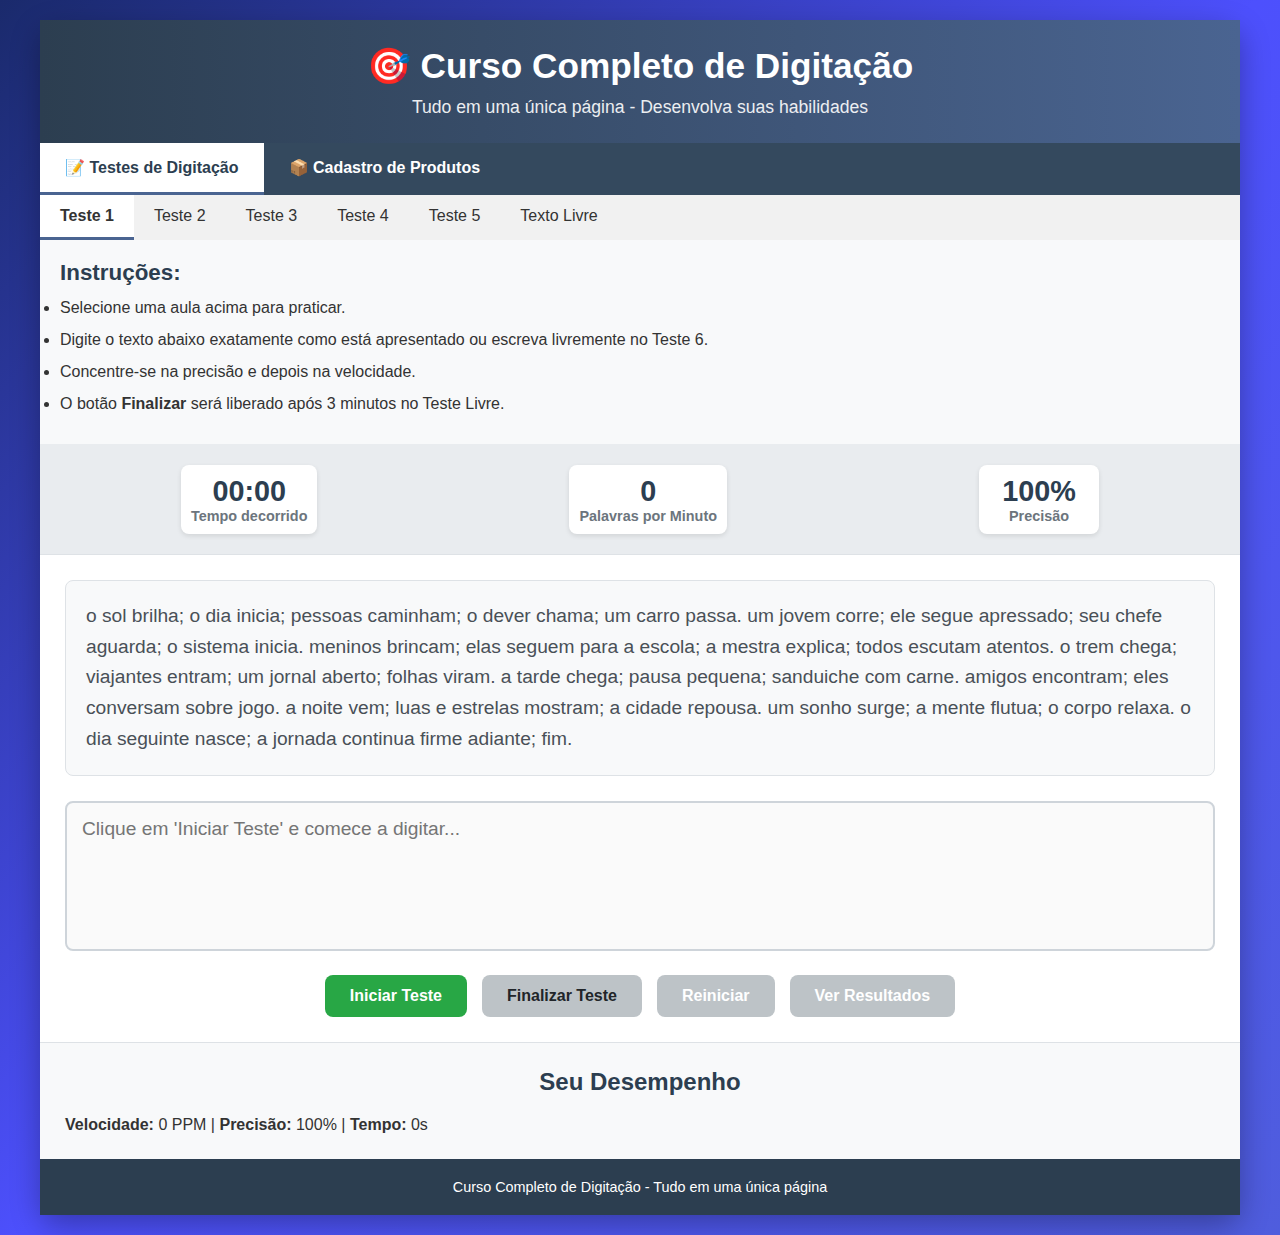
<file: index.html>
<!DOCTYPE html>
<html lang="pt-BR">
<head>
    <meta charset="UTF-8">
    <meta name="viewport" content="width=device-width, initial-scale=1.0">
    <title>Curso Completo de Digitação</title>
    <style>
        * {
            margin: 0;
            padding: 0;
            box-sizing: border-box;
            font-family: 'Segoe UI', Tahoma, Geneva, Verdana, sans-serif;
        }

        body {
            background: linear-gradient(135deg, #1a2a6c, #4d50fd, #4f5ddd);
            color: #333;
            min-height: 100vh;
            padding: 20px;
        }

        .container {
    max-width: 1200px;
    margin: 0 auto;
    background: white;
    border-radius: 15px;
    box-shadow: 0 10px 30px rgba(0, 0, 0, 0.3);
}
        /* Header */
        header {
            background: linear-gradient(to right, #2c3e50, #4a6491);
            color: white;
            padding: 25px;
            text-align: center;
        }

        header h1 {
            font-size: 2.2rem;
            margin-bottom: 10px;
        }

        .subtitle {
            font-size: 1.1rem;
            opacity: 0.9;
        }

        /* Navegação Principal */
        .main-tabs {
            display: flex;
            background: #34495e;
            overflow-x: auto;
        }

        .main-tab {
            padding: 15px 25px;
            color: white;
            cursor: pointer;
            border-bottom: 3px solid transparent;
            white-space: nowrap;
            transition: all 0.3s;
            font-weight: 600;
        }

        .main-tab:hover {
            background: #3c5068;
        }

        .main-tab.active {
            background: white;
            color: #2c3e50;
            border-bottom: 3px solid #4a6491;
        }

        /* Conteúdo das Abas */
        .tab-content {
            display: none;
            padding: 0;
        }

        .tab-content.active {
            display: block;
        }

        /* Abas Secundárias (para Testes de Digitação) */
        .sub-tabs {
            display: flex;
            background-color: #f1f1f1;
            overflow-x: auto;
        }

        .sub-tab {
            padding: 12px 20px;
            cursor: pointer;
            border-bottom: 3px solid transparent;
            white-space: nowrap;
            transition: all 0.3s;
        }

        .sub-tab:hover {
            background-color: #e9ecef;
        }

        .sub-tab.active {
            background-color: white;
            border-bottom: 3px solid #4a6491;
            font-weight: bold;
        }

        /* Instruções */
        .instructions {
            padding: 20px;
            background-color: #f8f9fa;
            border-bottom: 1px solid #e9ecef;
        }

        .instructions h2 {
            color: #2c3e50;
            margin-bottom: 10px;
            font-size: 1.4rem;
        }

        .instructions li {
            margin-bottom: 8px;
            line-height: 1.5;
        }

        /* Estatísticas */
        .stats {
    display: flex;
    justify-content: space-around;
    padding: 15px;
    background-color: #e9ecef;
    font-weight: bold;
    border-bottom: 1px solid #dee2e6;
    flex-wrap: wrap;

    position: sticky;
    top: 0;
    z-index: 50;
}

        .stat-box {
            text-align: center;
            padding: 10px;
            background-color: white;
            border-radius: 8px;
            box-shadow: 0 2px 5px rgba(0,0,0,0.1);
            min-width: 120px;
            margin: 5px;
        }

        .stat-value {
            font-size: 1.8rem;
            color: #2c3e50;
        }

        .stat-label {
            font-size: 0.9rem;
            color: #6c757d;
        }

        /* Área de Digitação - Testes Normais */
        .typing-area {
            padding: 25px;
        }

        .text-to-type {
            background-color: #f8f9fa;
            border: 1px solid #dee2e6;
            border-radius: 8px;
            padding: 20px;
            margin-bottom: 25px;
            line-height: 1.6;
            font-size: 1.2rem;
            min-height: 150px;
            color: #495057;
            white-space: pre-wrap;
        }

        .input-area {
            width: 100%;
            height: 150px;
            padding: 15px;
            border: 2px solid #ced4da;
            border-radius: 8px;
            font-size: 1.2rem;
            resize: none;
            transition: border-color 0.3s;
        }

        .input-area:focus {
            outline: none;
            border-color: #4a6491;
            box-shadow: 0 0 0 3px rgba(74, 100, 145, 0.25);
        }

        /* Controles */
        .controls {
            display: flex;
            justify-content: center;
            gap: 15px;
            margin-top: 20px;
            flex-wrap: wrap;
        }

        button {
            padding: 12px 25px;
            border: none;
            border-radius: 8px;
            font-size: 1rem;
            font-weight: bold;
            cursor: pointer;
            transition: all 0.3s;
        }

        .btn-primary {
            background-color: #28a745;
            color: white;
        }

        .btn-primary:hover {
            background-color: #218838;
            transform: translateY(-2px);
        }

        .btn-secondary {
            background-color: #dc3545;
            color: white;
        }

        .btn-secondary:hover {
            background-color: #c82333;
            transform: translateY(-2px);
        }

        .btn-warning {
            background-color: #ffc107;
            color: #212529;
        }

        .btn-warning:hover {
            background-color: #e0a800;
            transform: translateY(-2px);
        }

        .btn-info {
            background-color: #17a2b8;
            color: white;
        }

        .btn-info:hover {
            background-color: #138496;
            transform: translateY(-2px);
        }

        button:disabled {
            background-color: #bdc3c7;
            cursor: not-allowed;
            transform: none;
        }

        /* Resultados */
        .results {
            padding: 25px;
            background-color: #f8f9fa;
            border-top: 1px solid #dee2e6;
        }

        .results h2 {
            color: #2c3e50;
            margin-bottom: 20px;
            text-align: center;
        }

        /* Layout Cadastro de Produtos */
        .empresa-info {
            background: #34495e;
            color: white;
            padding: 15px 25px;
            display: grid;
            grid-template-columns: repeat(auto-fit, minmax(250px, 1fr));
            gap: 10px;
            font-size: 0.9em;
        }

        .content {
            display: grid;
            grid-template-columns: 1fr 400px;
            min-height: 500px;
        }

        .products-side {
            background: #f8f9fa;
            padding: 25px;
            border-right: 2px solid #e9ecef;
        }

        .products-side h2 {
            color: #2c3e50;
            margin-bottom: 20px;
            padding-bottom: 10px;
            border-bottom: 2px solid #3498db;
        }

        .input-side {
            background: white;
            padding: 25px;
            display: flex;
            flex-direction: column;
        }

        .input-side h2 {
            color: #2c3e50;
            margin-bottom: 20px;
            padding-bottom: 10px;
            border-bottom: 2px solid #27ae60;
        }

        /* Cartões de Produto */
        .product-card {
            background: white;
            border: 2px solid #e9ecef;
            border-radius: 10px;
            padding: 20px;
            margin-bottom: 15px;
            box-shadow: 0 2px 5px rgba(0,0,0,0.1);
        }

        .product-card.current {
            border-color: #3498db;
            background: #f8f9fa;
        }

        .product-card.completed {
            border-color: #27ae60;
            background: #f8fff9;
        }

        .product-header {
            display: flex;
            justify-content: space-between;
            align-items: center;
            margin-bottom: 15px;
            padding-bottom: 10px;
            border-bottom: 1px solid #ecf0f1;
        }

        .product-number {
            background: #3498db;
            color: white;
            padding: 5px 12px;
            border-radius: 20px;
            font-size: 0.9em;
            font-weight: bold;
        }

        .product-status {
            font-size: 0.8em;
            padding: 4px 10px;
            border-radius: 12px;
            font-weight: bold;
        }

        .status-pending {
            background: #fff3cd;
            color: #856404;
        }

        .status-current {
            background: #d1ecf1;
            color: #0c5460;
        }

        .status-completed {
            background: #d4edda;
            color: #155724;
        }

        .product-fields {
            display: grid;
            gap: 12px;
        }

        .field-row {
            display: grid;
            grid-template-columns: 120px 1fr;
            align-items: center;
            gap: 10px;
        }

        .field-label {
            font-weight: bold;
            color: #2c3e50;
            font-size: 0.9em;
        }

        /* FONTE ALTERADA AQUI - Para melhor distinção entre 1 e l */
        .field-value {
            padding: 8px 12px;
            background: #f8f9fa;
            border-radius: 5px;
            border: 1px solid #e9ecef;
            font-family: 'Consolas', 'Monaco', 'Courier New', monospace;
            min-height: 36px;
            display: flex;
            align-items: center;
            font-size: 1.1em;
        }

        .field-value.highlight-correct {
            background: #d4edda;
            color: #155724;
            border-color: #c3e6cb;
        }

        .field-value.highlight-incorrect {
            background: #f8d7da;
            color: #721c24;
            border-color: #f5c6cb;
            text-decoration: underline;
        }

        .field-value.highlight-current {
            background: #fff3cd;
            border-color: #ffeaa7;
            border-bottom: 2px solid #ffc107;
        }

        .currency-symbol {
            color: #27ae60;
            font-weight: bold;
            margin-right: 4px;
        }

        .input-area-container {
            flex: 1;
            display: flex;
            flex-direction: column;
        }

        .completion-bar {
            height: 6px;
            background: #ecf0f1;
            border-radius: 3px;
            margin: 10px 0;
            overflow: hidden;
        }

        .completion-progress {
            height: 100%;
            background: #27ae60;
            border-radius: 3px;
            transition: width 0.3s ease;
        }

        .current-field-info {
            background: #e3f2fd;
            padding: 15px;
            border-radius: 8px;
            margin-bottom: 15px;
            border-left: 4px solid #3498db;
        }

        .current-field-info h4 {
            color: #2c3e50;
            margin-bottom: 5px;
        }

        .current-field-info p {
            color: #666;
            font-size: 0.9em;
        }

        .results-grid {
            display: grid;
            grid-template-columns: repeat(auto-fit, minmax(150px, 1fr));
            gap: 15px;
        }

        .result-item {
            background: white;
            padding: 15px;
            border-radius: 8px;
            text-align: center;
            border: 1px solid #d5e8d5;
        }

        .result-value {
            font-size: 1.5em;
            font-weight: bold;
            color: #27ae60;
            margin-bottom: 5px;
        }

        .result-label {
            font-size: 0.8em;
            color: #7f8c8d;
            text-transform: uppercase;
        }

        .accuracy-high { color: #27ae60 !important; }
        .accuracy-medium { color: #f39c12 !important; }
        .accuracy-low { color: #e74c3c !important; }

        footer {
            text-align: center;
            padding: 20px;
            background-color: #2c3e50;
            color: white;
            font-size: 0.9rem;
        }

        @keyframes pulse {
            0% { transform: scale(1); }
            50% { transform: scale(1.02); }
            100% { transform: scale(1); }
        }

        .pulse {
            animation: pulse 0.5s ease-in-out;
        }

        /* Estilos adicionais para o painel de estatísticas do cadastro */
        .stats-panel {
            display: flex;
            justify-content: space-around;
            padding: 15px;
            background-color: #e9ecef;
            border-bottom: 1px solid #dee2e6;
            flex-wrap: wrap;
        }

        .stat-card {
            text-align: center;
            padding: 10px;
            background-color: white;
            border-radius: 8px;
            box-shadow: 0 2px 5px rgba(0,0,0,0.1);
            min-width: 120px;
            margin: 5px;
        }

        .controls-panel {
            display: flex;
            justify-content: center;
            gap: 15px;
            padding: 15px;
            background-color: #f8f9fa;
            border-bottom: 1px solid #dee2e6;
            flex-wrap: wrap;
        }

        .btn {
            padding: 10px 20px;
            border: none;
            border-radius: 5px;
            cursor: pointer;
            font-weight: bold;
            transition: all 0.3s;
        }

        .btn-success {
            background-color: #28a745;
            color: white;
        }

        .btn-success:hover {
            background-color: #218838;
        }
    </style>
</head>
<body>
    <div class="container">
        <header>
            <h1>🎯 Curso Completo de Digitação</h1>
            <p class="subtitle">Tudo em uma única página - Desenvolva suas habilidades</p>
        </header>

        <!-- Navegação Principal -->
        <div class="main-tabs">
            <div class="main-tab active" data-tab="testes">📝 Testes de Digitação</div>
            <div class="main-tab" data-tab="cadastro">📦 Cadastro de Produtos</div>
        </div>

        <!-- ABA: TESTES DE DIGITAÇÃO -->
        <div class="tab-content active" id="testes-content">
            <div class="sub-tabs">
                <div class="sub-tab active" data-lesson="1">Teste 1</div>
                <div class="sub-tab" data-lesson="2">Teste 2</div>
                <div class="sub-tab" data-lesson="3">Teste 3</div>
                <div class="sub-tab" data-lesson="4">Teste 4</div>
                <div class="sub-tab" data-lesson="5">Teste 5</div>
                <div class="sub-tab" data-lesson="6">Texto Livre</div>
            </div>

            <section class="instructions">
                <h2>Instruções:</h2>
                <ul>
                    <li>Selecione uma aula acima para praticar.</li>
                    <li>Digite o texto abaixo exatamente como está apresentado ou escreva livremente no Teste 6.</li>
                    <li>Concentre-se na precisão e depois na velocidade.</li>
                    <li>O botão <strong>Finalizar</strong> será liberado após 3 minutos no Teste Livre.</li>
                </ul>
            </section>

            <section class="stats">
                <div class="stat-box">
                    <div class="stat-value" id="timer">00:00</div>
                    <div class="stat-label" id="time-warning">Tempo decorrido</div>
                </div>
                <div class="stat-box">
                    <div class="stat-value" id="wpm">0</div>
                    <div class="stat-label">Palavras por Minuto</div>
                </div>
                <div class="stat-box">
                    <div class="stat-value" id="accuracy">100%</div>
                    <div class="stat-label">Precisão</div>
                </div>
            </section>

            <section class="typing-area">
                <div class="text-to-type" id="text-to-type">SELECIONE O TESTE</div>
                <textarea class="input-area" id="typing-input" placeholder="Clique em 'Iniciar Teste' e comece a digitar..." disabled></textarea>
                <div class="controls">
                    <button class="btn-primary" id="start-btn">Iniciar Teste</button>
                    <button class="btn-warning" id="finish-btn" disabled>Finalizar Teste</button>
                    <button class="btn-secondary" id="reset-btn" disabled>Reiniciar</button>
                    <button class="btn-info" id="results-btn" disabled>Ver Resultados</button>
                </div>
            </section>

            <section class="results" id="results">
                <h2>Seu Desempenho</h2>
                <p><strong>Velocidade:</strong> <span id="final-wpm">0</span> PPM | 
                   <strong>Precisão:</strong> <span id="final-accuracy">100%</span> |
                   <strong>Tempo:</strong> <span id="final-time">0s</span></p>
            </section>
        </div>

        <!-- ABA: CADASTRO DE PRODUTOS -->
        <div class="tab-content" id="cadastro-content">
            <div class="empresa-info">
                <div><strong>FEDERAL DISTRIBUIDORA DE EMBALAGENS</strong></div>
                <div>CNPJ: 11.011.793/0001-60</div>
                <div>Orçamento: #12522 | Data: 22/09/2025</div>
            </div>

            <div class="stats-panel">
                <div class="stat-card">
                    <div class="stat-value" id="prod-wpm">0</div>
                    <div class="stat-label">Palavras por Minuto</div>
                </div>
                <div class="stat-card">
                    <div class="stat-value" id="prod-accuracy">100%</div>
                    <div class="stat-label">Precisão</div>
                </div>
                <div class="stat-card">
                    <div class="stat-value" id="prod-time">00:00</div>
                    <div class="stat-label">Tempo Decorrido</div>
                </div>
                <div class="stat-card">
                    <div class="stat-value" id="prod-progress">0/10</div>
                    <div class="stat-label">Produtos</div>
                </div>
            </div>

            <div class="controls-panel">
                <button class="btn btn-primary" id="prod-startBtn">▶ INICIAR TESTE</button>
                <button class="btn btn-secondary" id="prod-resetBtn">🔄 REINICIAR</button>
                <button class="btn btn-success" id="prod-nextBtn" disabled>⏭️ PRÓXIMO PRODUTO</button>
            </div>

            <div class="content">
                <div class="products-side">
                    <h2>🎯 PRODUTOS PARA CADASTRAR</h2>
                    <div id="productsContainer"></div>
                </div>

                <div class="input-side">
                    <h2>⌨️ ÁREA DE DIGITAÇÃO</h2>
                    
                    <div class="current-field-info" id="currentFieldInfo">
                        <h4>Pronto para começar!</h4>
                        <p>Clique em "Iniciar Teste" para começar a digitar os dados dos produtos</p>
                    </div>

                    <div class="input-area-container">
                        <textarea 
                            class="input-area" 
                            id="prod-textInput" 
                            placeholder="Digite os dados do produto atual aqui... (O campo atual será destacado em amarelo)"
                            disabled
                        ></textarea>
                        
                        <div class="completion-bar">
                            <div class="completion-progress" id="completionProgress" style="width: 0%"></div>
                        </div>
                    </div>

                    <div class="results" id="prod-results">
                        <h3>🎯 TESTE CONCLUÍDO!</h3>
                        <div class="results-grid">
                            <div class="result-item">
                                <div class="result-value" id="prod-finalWpm">0</div>
                                <div class="result-label">PPM Final</div>
                            </div>
                            <div class="result-item">
                                <div class="result-value" id="prod-finalAccuracy">100%</div>
                                <div class="result-label">Precisão</div>
                            </div>
                            <div class="result-item">
                                <div class="result-value" id="prod-finalTime">00:00</div>
                                <div class="result-label">Tempo Total</div>
                            </div>
                            <div class="result-item">
                                <div class="result-value" id="prod-totalChars">0</div>
                                <div class="result-label">Caracteres</div>
                            </div>
                            <div class="result-item">
                                <div class="result-value" id="prod-errors">0</div>
                                <div class="result-label">Erros</div>
                            </div>
                            <div class="result-item">
                                <div class="result-value" id="prod-score">0</div>
                                <div class="result-label">Pontuação</div>
                            </div>
                        </div>
                    </div>
                </div>
            </div>
        </div>

        <footer>
            <p>Curso Completo de Digitação - Tudo em uma única página</p>
        </footer>
    </div>

    <script>
        // =============================================
        // CONFIGURAÇÃO INICIAL E NAVEGAÇÃO
        // =============================================

        document.addEventListener('DOMContentLoaded', function() {
            // Navegação entre abas principais
            const mainTabs = document.querySelectorAll('.main-tab');
            const tabContents = document.querySelectorAll('.tab-content');

            mainTabs.forEach(tab => {
                tab.addEventListener('click', function() {
                    const targetTab = this.getAttribute('data-tab');
                    
                    // Atualiza abas principais
                    mainTabs.forEach(t => t.classList.remove('active'));
                    this.classList.add('active');
                    
                    // Atualiza conteúdos
                    tabContents.forEach(content => content.classList.remove('active'));
                    document.getElementById(`${targetTab}-content`).classList.add('active');
                });
            });

            // Inicializa ambos os sistemas
            initTypingTest();
            initProductTest();
        });

        // =============================================
        // SISTEMA 1: TESTES DE DIGITAÇÃO
        // =============================================

        function initTypingTest() {
            const typingInput = document.getElementById('typing-input');
            const textToType = document.getElementById('text-to-type');
            const startBtn = document.getElementById('start-btn');
            const finishBtn = document.getElementById('finish-btn');
            const resetBtn = document.getElementById('reset-btn');
            const resultsBtn = document.getElementById('results-btn');
            const timerDisplay = document.getElementById('timer');
            const wpmDisplay = document.getElementById('wpm');
            const accuracyDisplay = document.getElementById('accuracy');
            const finalWpm = document.getElementById('final-wpm');
            const finalAccuracy = document.getElementById('final-accuracy');
            const finalTime = document.getElementById('final-time');
            const warning = document.getElementById('time-warning');
            const resultsSection = document.getElementById('results');
            const subTabs = document.querySelectorAll('.sub-tab');

            const lessonTexts = {
                1: "o sol brilha; o dia inicia; pessoas caminham; o dever chama; um carro passa. um jovem corre; ele segue apressado; seu chefe aguarda; o sistema inicia. meninos brincam; elas seguem para a escola; a mestra explica; todos escutam atentos. o trem chega; viajantes entram; um jornal aberto; folhas viram. a tarde chega; pausa pequena; sanduiche com carne. amigos encontram; eles conversam sobre jogo. a noite vem; luas e estrelas mostram; a cidade repousa. um sonho surge; a mente flutua; o corpo relaxa. o dia seguinte nasce; a jornada continua firme adiante; fim.",
                2: "Cuidar do planeta é responsabilidade de todos. Quando jogamos lixo na rua, ele pode ir parar nos rios e causar enchentes. Separar o lixo reciclável, economizar água e apagar as luzes quando saímos de um cômodo são atitudes simples que fazem diferença. Muitas escolas realizam projetos ambientais para ensinar os alunos a preservar a natureza. Cada pequeno gesto conta e contribui para um futuro melhor. Use a água com consciência e evite o desperdício. Plante uma árvore sempre que possível e incentive outras pessoas a fazerem o mesmo. Hoje é dia 09/10/2025. Este é um bom momento para refletir e agir em favor do meio ambiente.",
                3: "Vivemos em uma época em que o acesso à informação é muito rápido. Com apenas alguns cliques, podemos ler notícias, assistir a vídeos e aprender sobre qualquer assunto. No entanto, é importante verificar se as fontes são confiáveis antes de compartilhar o que recebemos. A desinformação pode causar confusões e até prejudicar pessoas. Por isso, ler com atenção e comparar diferentes fontes é uma forma de exercer a cidadania. A internet é uma ferramenta poderosa para estudar, trabalhar e se comunicar. Usá-la com responsabilidade é essencial para aproveitar seus benefícios. Hoje é 09/10/2025, e estar bem informado é uma habilidade indispensável no mundo atual.",
                4: "Manter a organização no dia a dia ajuda a economizar tempo e reduzir o estresse. Ter um local limpo e planejado facilita o estudo e o trabalho. Fazer listas de tarefas é uma ótima maneira de lembrar compromissos e priorizar o que é mais importante. Usar uma agenda, seja no papel ou no celular, ajuda a manter o foco. Ao concluir cada tarefa, o sentimento de dever cumprido motiva a continuar. Pequenas atitudes, como guardar os materiais no lugar certo e planejar o dia anterior, fazem uma grande diferença. Hoje é 09/10/2025, e nunca foi tão necessário saber administrar o próprio tempo. Ser organizado é um passo importante para alcançar bons resultados.",
                5: "A geografia física e humana molda profundamente as civilizações. A Cordilheira dos Andes, por exemplo, é a cadeia de montanhas mais longa do mundo, estendendo-se por sete países sul-americanos. Ela influencia o clima, a biodiversidade e os padrões de assentamento de nações como Chile, Peru e Equador. Suas elevadas altitudes criam ecossistemas únicos e desafiam a engenharia humana no desenvolvimento de infraestrutura. Em contraste, a cultura japonesa, rica em tradições milenares, exibe uma notável fusão entre o antigo e o moderno. O festival Hanami, a contemplação das flores de cerejeira (sakura), é um evento anual que celebra a beleza efêmera da vida. Ao mesmo tempo, cidades como Tóquio são centros de inovação tecnológica e arquitetura futurista, gerenciando complexos sistemas de transporte, como a eficiente rede de trens-bala (Shinkansen). O Renascimento, na Europa, foi um período de extraordinário florescimento artístico, científico e cultural, marcando a transição da Idade Média para a Idade Moderna. Figuras icônicas como Leonardo da Vinci e Michelangelo produziram obras que redefiniram os padrões estéticos e a compreensão da anatomia humana. A invenção da prensa de tipos móveis por Johannes Gutenberg revolucionou a disseminação do conhecimento, tornando os livros muito mais acessíveis e impulsionando a alfabetização em massa. A capacidade de transcrever textos complexos, que abordam desde a diversidade climática de um continente até a filosofia estética de um movimento artístico, é a prova final da proficiência em digitação. A precisão na captura de termos específicos, nomes próprios e datas históricas é tão importante quanto a velocidade pura.",
                6: "Escreva um texto livre sobre o tema que desejar. O botão 'Finalizar' será liberado após 3 minutos."
            };

            let currentLesson = 1;
            let elapsedTime = 0;
            let timerInterval;
            let testStarted = false;
            let typedText = '';
            let totalKeystrokes = 0;
            let backspaceCount = 0;
            let errorCount = 0;
            let originalText = '';

            // Inicializa com o primeiro teste
            originalText = lessonTexts[currentLesson];
            textToType.textContent = originalText;

            subTabs.forEach(tab => {
                tab.addEventListener('click', function() {
                    subTabs.forEach(t => t.classList.remove('active'));
                    this.classList.add('active');
                    currentLesson = parseInt(this.getAttribute('data-lesson'));
                    originalText = lessonTexts[currentLesson];
                    textToType.textContent = originalText;
                    resetTest();
                });
            });

            startBtn.addEventListener('click', startTest);
            finishBtn.addEventListener('click', finishTest);
            resetBtn.addEventListener('click', resetTest);
            typingInput.addEventListener('input', handleTyping);

            function startTest() {
                testStarted = true;
                typingInput.disabled = false;
                typingInput.focus();
                startBtn.disabled = true;
                finishBtn.disabled = false;
                resetBtn.disabled = false;
                resultsBtn.disabled = true;
                elapsedTime = 0;
                timerInterval = setInterval(updateTimer, 1000);
                totalKeystrokes = 0;
                backspaceCount = 0;
                errorCount = 0;
                typedText = '';

                if (currentLesson === 6) {
                    const minTime = 180;
                    finishBtn.disabled = true;

                    const countdown = setInterval(() => {
                        if (!testStarted) { clearInterval(countdown); return; }
                        const restante = minTime - elapsedTime;
                        if (restante > 0) {
                            warning.textContent = `⏳ Aguarde ${restante}s para finalizar`;
                        } else {
                            warning.textContent = "✅ Você já pode finalizar o teste.";
                            finishBtn.disabled = false;
                            clearInterval(countdown);
                        }
                    }, 1000);
                }
            }

            function updateTimer() {
                if (!testStarted) return;
                elapsedTime++;
                const min = Math.floor(elapsedTime / 60);
                const sec = elapsedTime % 60;
                timerDisplay.textContent = `${min.toString().padStart(2,'0')}:${sec.toString().padStart(2,'0')}`;
            }

            function handleTyping(e) {
                if (!testStarted) return;

                const newTypedText = typingInput.value;

                if (newTypedText.length < typedText.length) {
                    backspaceCount++;
                }

                totalKeystrokes++;
                typedText = newTypedText;

                let accuracy = 100;

                if (currentLesson === 6) {
                    const penalty = (backspaceCount / totalKeystrokes) * 100;
                    accuracy = Math.max(0, Math.round(100 - penalty));
                } else {
                    let errors = 0;
                    for (let i = 0; i < newTypedText.length; i++) {
                        if (originalText[i] !== newTypedText[i]) errors++;
                    }
                    accuracy = Math.max(0, Math.round(((newTypedText.length - errors) / (newTypedText.length || 1)) * 100));
                }

                accuracyDisplay.textContent = `${accuracy}%`;

                const elapsedTimeMinutes = elapsedTime / 60 || 1/60;
                const wordCount = newTypedText.trim().split(/\s+/).filter(Boolean).length;
                const wpm = Math.round(wordCount / elapsedTimeMinutes);
                wpmDisplay.textContent = wpm;
            }

            function finishTest() {
                if (currentLesson === 6 && elapsedTime < 180) {
                    alert("⚠️ Você precisa digitar por pelo menos 3 minutos antes de finalizar.");
                    return;
                }
                clearInterval(timerInterval);
                testStarted = false;
                typingInput.disabled = true;
                finishBtn.disabled = true;
                resultsBtn.disabled = false;

                const textoDigitado = typingInput.value.trim();
                const wordCount = textoDigitado.split(/\s+/).filter(Boolean).length;
                const wpm = Math.round(wordCount / (elapsedTime / 60));

                let accuracy = 100;
                if (currentLesson === 6) {
                    const penalty = (backspaceCount / totalKeystrokes) * 100;
                    accuracy = Math.max(0, Math.round(100 - penalty));
                } else {
                    let errors = 0;
                    for (let i = 0; i < typedText.length; i++) {
                        if (typedText[i] !== originalText[i]) errors++;
                    }
                    accuracy = Math.max(0, Math.round(((typedText.length - errors) / (typedText.length || 1)) * 100));
                }

                finalWpm.textContent = wpm;
                finalAccuracy.textContent = `${accuracy}%`;
                finalTime.textContent = `${elapsedTime}s`;
                resultsSection.style.display = 'block';
            }

            function resetTest() {
                clearInterval(timerInterval);
                testStarted = false;
                elapsedTime = 0;
                timerDisplay.textContent = '00:00';
                wpmDisplay.textContent = '0';
                accuracyDisplay.textContent = '100%';
                typingInput.value = '';
                typingInput.disabled = true;
                startBtn.disabled = false;
                finishBtn.disabled = true;
                resetBtn.disabled = true;
                resultsBtn.disabled = true;
                resultsSection.style.display = 'none';
                warning.textContent = 'Tempo decorrido';
                typedText = '';
                totalKeystrokes = 0;
                backspaceCount = 0;
            }
        }

        // =============================================
        // SISTEMA 2: CADASTRO DE PRODUTOS - CORRIGIDO
        // =============================================

        function initProductTest() {
            // Definição das variáveis globais para o sistema de produtos
            const products = [
                { codigo: '15154515', descricao: 'Copo plástico 500 ml ultra c/1000', quantidade: '2', valorUnitario: '219,50', valorTotal: '439,00' },
                { codigo: '154839852', descricao: 'Copo plástico 300ml ultra c/2000', quantidade: '2', valorUnitario: '195,80', valorTotal: '391,60' },
                { codigo: '5343545', descricao: 'Saco kraft mix pastel 1 c/500', quantidade: '5', valorUnitario: '17,90', valorTotal: '89,50' },
                { codigo: '534565', descricao: 'Canudo bio longo ex c/2500', quantidade: '1', valorUnitario: '97,50', valorTotal: '97,50' },
                { codigo: '8484464', descricao: 'Copo plástico 50ml c/5000', quantidade: '1', valorUnitario: '91,50', valorTotal: '91,50' },
                { codigo: '215454545', descricao: 'Garrafa plástica com tampa 500ml c/100', quantidade: '3', valorUnitario: '57,20', valorTotal: '171,60' },
                { codigo: '323233232', descricao: 'Garrafa plástica com tampa 1000ml c/100', quantidade: '6', valorUnitario: '85,20', valorTotal: '511,20' },
                { codigo: '7898934414023', descricao: 'Sacola milheiro pura 30x40 c/1000', quantidade: '3 PC', valorUnitario: '36,25', valorTotal: '108,75' },
                { codigo: '325345', descricao: 'Colher sobremesa pra festa 20x50 ex c/1000', quantidade: '1', valorUnitario: '40,55', valorTotal: '40,55' },
                { codigo: '323233233', descricao: 'Guardanapo tv pacote grande fardo c/10', quantidade: '3', valorUnitario: '106,25', valorTotal: '318,75' }
            ];

            const fields = ['codigo', 'descricao', 'quantidade', 'valorUnitario', 'valorTotal'];
            const fieldLabels = {
                'codigo': 'Código do Produto',
                'descricao': 'Descrição do Produto', 
                'quantidade': 'Quantidade',
                'valorUnitario': 'Valor Unitário',
                'valorTotal': 'Valor Total'
            };

            let currentProductIndex = 0;
            let currentFieldIndex = 0;
            let testStarted = false;
            let startTime = null;
            let timerInterval = null;
            let elapsedTime = 0;
            let totalKeystrokes = 0;
            let backspaceCount = 0;
            let correctChars = 0;

            // Elementos do DOM
            const productsContainer = document.getElementById('productsContainer');
            const textInput = document.getElementById('prod-textInput');
            const currentFieldInfo = document.getElementById('currentFieldInfo');
            const completionProgress = document.getElementById('completionProgress');
            const startBtn = document.getElementById('prod-startBtn');
            const resetBtn = document.getElementById('prod-resetBtn');
            const nextBtn = document.getElementById('prod-nextBtn');
            const results = document.getElementById('prod-results');
            
            const wpmDisplay = document.getElementById('prod-wpm');
            const accuracyDisplay = document.getElementById('prod-accuracy');
            const timeDisplay = document.getElementById('prod-time');
            const progressDisplay = document.getElementById('prod-progress');
            
            const finalWpm = document.getElementById('prod-finalWpm');
            const finalAccuracy = document.getElementById('prod-finalAccuracy');
            const finalTime = document.getElementById('prod-finalTime');
            const totalCharsDisplay = document.getElementById('prod-totalChars');
            const errorsDisplay = document.getElementById('prod-errors');
            const scoreDisplay = document.getElementById('prod-score');

            // Inicialização
            renderProducts();
            updateCurrentField();

            // Event Listeners
            startBtn.addEventListener('click', startTest);
            resetBtn.addEventListener('click', resetTest);
            nextBtn.addEventListener('click', nextFieldOrProduct);
            textInput.addEventListener('input', handleTyping);

            function renderProducts() {
                productsContainer.innerHTML = '';
                
                products.forEach((product, index) => {
                    const card = document.createElement('div');
                    card.className = `product-card ${index === currentProductIndex ? 'current' : ''} ${index < currentProductIndex ? 'completed' : ''}`;
                    
                    const status = index === currentProductIndex ? 'status-current' : 
                                  index < currentProductIndex ? 'status-completed' : 'status-pending';
                    const statusText = index === currentProductIndex ? 'DIGITANDO' : 
                                     index < currentProductIndex ? 'CONCLUÍDO' : 'PENDENTE';

                    card.innerHTML = `
                        <div class="product-header">
                            <div class="product-number">PRODUTO ${index + 1}</div>
                            <div class="product-status ${status}">${statusText}</div>
                        </div>
                        <div class="product-fields">
                            <div class="field-row">
                                <div class="field-label">Código:</div>
                                <div class="field-value" id="prod-${index}-codigo">${product.codigo}</div>
                            </div>
                            <div class="field-row">
                                <div class="field-label">Descrição:</div>
                                <div class="field-value" id="prod-${index}-descricao">${product.descricao}</div>
                            </div>
                            <div class="field-row">
                                <div class="field-label">Quantidade:</div>
                                <div class="field-value" id="prod-${index}-quantidade">${product.quantidade}</div>
                            </div>
                            <div class="field-row">
                                <div class="field-label">Valor Unitário:</div>
                                <div class="field-value" id="prod-${index}-valorUnitario"><span class="currency-symbol">R$</span> ${product.valorUnitario}</div>
                            </div>
                            <div class="field-row">
                                <div class="field-label">Valor Total:</div>
                                <div class="field-value" id="prod-${index}-valorTotal"><span class="currency-symbol">R$</span> ${product.valorTotal}</div>
                            </div>
                        </div>
                    `;
                    productsContainer.appendChild(card);
                });
            }

            function updateCurrentField() {
                if (currentProductIndex >= products.length) {
                    finishTest();
                    return;
                }

                const currentProduct = products[currentProductIndex];
                const currentField = fields[currentFieldIndex];
                const expectedValue = currentProduct[currentField];
                
                let displayValue = expectedValue;
                if (currentField === 'valorUnitario' || currentField === 'valorTotal') {
                    displayValue = `R$ ${expectedValue}`;
                }

                currentFieldInfo.innerHTML = `
                    <h4>📝 ${fieldLabels[currentField]}</h4>
                    <p>Produto ${currentProductIndex + 1} de ${products.length} | Campo ${currentFieldIndex + 1} de ${fields.length}</p>
                    <p><strong>Valor esperado:</strong> ${displayValue}</p>
                    ${currentField === 'valorUnitario' || currentField === 'valorTotal' ? '<p><em>Digite apenas os números, sem "R$"</em></p>' : ''}
                `;

                resetHighlights();
                
                const fieldElement = document.getElementById(`prod-${currentProductIndex}-${currentField}`);
                if (fieldElement) {
                    fieldElement.classList.add('highlight-current');
                }

                textInput.value = '';
                if (testStarted) {
                    textInput.focus();
                }
            }

            function resetHighlights() {
                fields.forEach(field => {
                    const element = document.getElementById(`prod-${currentProductIndex}-${field}`);
                    if (element) {
                        element.classList.remove('highlight-correct', 'highlight-incorrect', 'highlight-current');
                    }
                });
            }

            function handleTyping(e) {
                if (!testStarted) return;

                const typedText = e.target.value;
                totalKeystrokes++;

                const currentProduct = products[currentProductIndex];
                const currentField = fields[currentFieldIndex];
                const expectedValue = currentProduct[currentField];

                const fieldElement = document.getElementById(`prod-${currentProductIndex}-${currentField}`);
                
                // Verifica se o texto digitado está correto
             
if (typedText === expectedValue) {
    fieldElement.classList.remove('highlight-current', 'highlight-incorrect');
    fieldElement.classList.add('highlight-correct');
    correctChars += expectedValue.length;
    
    setTimeout(() => {
        nextFieldOrProduct();
    }, 500);

} else {
    const matchedLength = expectedValue.split('').reduce((acc, char, i) => {
        return acc + (typedText[i] === char ? 1 : 0);
    }, 0);
    correctChars = matchedLength;

    if (expectedValue.startsWith(typedText)) {
        fieldElement.classList.remove('highlight-incorrect');
        fieldElement.classList.add('highlight-current');
    } else {
        fieldElement.classList.remove('highlight-current');
        fieldElement.classList.add('highlight-incorrect');
    }
}

                updateStats();
            }

            function nextFieldOrProduct() {
                currentFieldIndex++;
                
                if (currentFieldIndex >= fields.length) {
                    // Todos os campos do produto atual foram preenchidos
                    currentProductIndex++;
                    currentFieldIndex = 0;
                    
                    if (currentProductIndex >= products.length) {
                        finishTest();
                    } else {
                        renderProducts();
                        updateCurrentField();
                        updateProgress();
                    }
                } else {
                    // Próximo campo do mesmo produto
                    updateCurrentField();
                }
            }

            function updateProgress() {
                const progress = (currentProductIndex / products.length) * 100;
                completionProgress.style.width = `${progress}%`;
                progressDisplay.textContent = `${currentProductIndex}/${products.length}`;
            }

            function updateStats() {
                const elapsedMinutes = elapsedTime / 60 || 1/60;
                const wordCount = correctChars / 5;
                const wpm = Math.round(wordCount / elapsedMinutes);
                
                const accuracy = totalKeystrokes > 0 
                    ? Math.max(0, Math.round(((totalKeystrokes - backspaceCount) / totalKeystrokes) * 100))
                    : 100;
                
                const min = Math.floor(elapsedTime / 60);
                const sec = elapsedTime % 60;
                
                wpmDisplay.textContent = wpm;
                accuracyDisplay.textContent = `${accuracy}%`;
                
                // Aplica classe de cor baseada na precisão
                accuracyDisplay.className = 'stat-value ' + 
                    (accuracy >= 90 ? 'accuracy-high' : 
                     accuracy >= 80 ? 'accuracy-medium' : 'accuracy-low');
                
                timeDisplay.textContent = `${min.toString().padStart(2,'0')}:${sec.toString().padStart(2,'0')}`;
                progressDisplay.textContent = `${currentProductIndex}/${products.length}`;
            }

            function startTest() {
                testStarted = true;
                startTime = Date.now();
                textInput.disabled = false;
                textInput.focus();
                startBtn.disabled = true;
                nextBtn.disabled = false;
                results.style.display = 'none';

                timerInterval = setInterval(() => {
                    elapsedTime = Math.floor((Date.now() - startTime) / 1000);
                    updateStats();
                }, 1000);

                updateCurrentField();
            }

            function finishTest() {
                testStarted = false;
                clearInterval(timerInterval);
                textInput.disabled = true;
                nextBtn.disabled = true;

                const totalTimeMinutes = elapsedTime / 60;
                const finalWpmValue = Math.round((correctChars / 5) / totalTimeMinutes);
                const finalAccuracyValue = totalKeystrokes > 0 
                    ? Math.max(0, Math.round(((totalKeystrokes - backspaceCount) / totalKeystrokes) * 100))
                    : 100;
                
                const score = Math.round(finalWpmValue * (finalAccuracyValue / 100));

                finalWpm.textContent = finalWpmValue;
                finalAccuracy.textContent = `${finalAccuracyValue}%`;
                finalAccuracy.className = 'result-value ' + 
                    (finalAccuracyValue >= 90 ? 'accuracy-high' : 
                     finalAccuracyValue >= 80 ? 'accuracy-medium' : 'accuracy-low');
                
                totalCharsDisplay.textContent = totalKeystrokes;
                errorsDisplay.textContent = backspaceCount;
                scoreDisplay.textContent = score;

                const min = Math.floor(elapsedTime / 60);
                const sec = elapsedTime % 60;
                finalTime.textContent = `${min.toString().padStart(2,'0')}:${sec.toString().padStart(2,'0')}`;

                results.style.display = 'block';
                currentFieldInfo.innerHTML = `
                    <h4>🎉 Teste Concluído!</h4>
                    <p>Todos os produtos foram cadastrados com sucesso!</p>
                `;
                
                completionProgress.style.width = '100%';
                progressDisplay.textContent = '10/10';
            }

            function resetTest() {
                testStarted = false;
                clearInterval(timerInterval);
                
                currentProductIndex = 0;
                currentFieldIndex = 0;
                elapsedTime = 0;
                totalKeystrokes = 0;
                backspaceCount = 0;
                correctChars = 0;
                
                textInput.value = '';
                textInput.disabled = true;
                
                wpmDisplay.textContent = '0';
                accuracyDisplay.textContent = '100%';
                accuracyDisplay.className = 'stat-value accuracy-high';
                timeDisplay.textContent = '00:00';
                progressDisplay.textContent = '0/10';
                completionProgress.style.width = '0%';
                
                results.style.display = 'none';
                startBtn.disabled = false;
                nextBtn.disabled = true;
                
                renderProducts();
                updateCurrentField();
            }
        }
    </script>
</body>
</html>
</file>
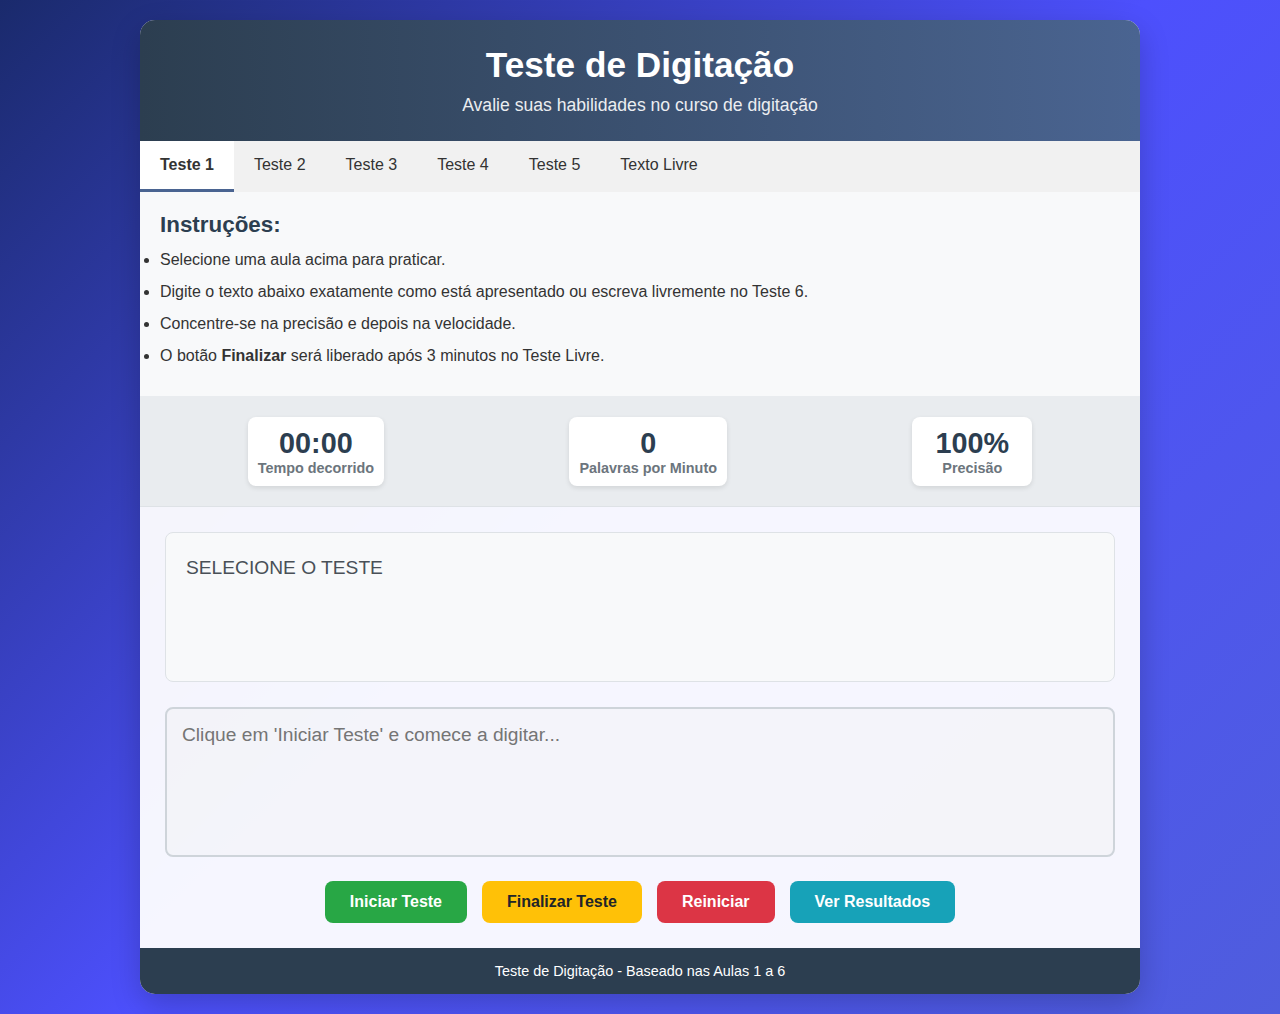
<file: index1.html>
<!DOCTYPE html>
<html lang="pt-BR">
<head>
    <meta charset="UTF-8">
    <meta name="viewport" content="width=device-width, initial-scale=1.0">
    <title>Teste de Digitação - Aulas 1 a 6</title>
    <style>
        /* Mantém todo o mesmo CSS do seu arquivo original */
        * {
            box-sizing: border-box;
            margin: 0;
            padding: 0;
            font-family: 'Segoe UI', Tahoma, Geneva, Verdana, sans-serif;
        }
        body {
            background: linear-gradient(135deg, #1a2a6c, #4d50fd, #4f5ddd);
            color: #333;
            min-height: 100vh;
            display: flex;
            justify-content: center;
            align-items: center;
            padding: 20px;
        }
        .container {
            max-width: 1000px;
            width: 100%;
            background-color: rgba(255, 255, 255, 0.95);
            border-radius: 15px;
            box-shadow: 0 10px 30px rgba(0, 0, 0, 0.2);
            overflow: hidden;
        }
        header {
            background: linear-gradient(to right, #2c3e50, #4a6491);
            color: white;
            padding: 25px;
            text-align: center;
        }
        h1 { font-size: 2.2rem; margin-bottom: 10px; }
        .subtitle { font-size: 1.1rem; opacity: 0.9; }
        .tabs {
            display: flex;
            background-color: #f1f1f1;
            overflow-x: auto;
        }
        .tab {
            padding: 15px 20px;
            cursor: pointer;
            border-bottom: 3px solid transparent;
            white-space: nowrap;
            transition: all 0.3s;
        }
        .tab:hover { background-color: #e9ecef; }
        .tab.active {
            background-color: white;
            border-bottom: 3px solid #4a6491;
            font-weight: bold;
        }
        .instructions { padding: 20px; background-color: #f8f9fa; border-bottom: 1px solid #e9ecef; }
        .instructions h2 { color: #2c3e50; margin-bottom: 10px; font-size: 1.4rem; }
        .instructions li { margin-bottom: 8px; line-height: 1.5; }
        .stats {
            display: flex; justify-content: space-around; padding: 15px;
            background-color: #e9ecef; font-weight: bold; border-bottom: 1px solid #dee2e6;
            flex-wrap: wrap;
        }
        .stat-box {
            text-align: center; padding: 10px; background-color: white; border-radius: 8px;
            box-shadow: 0 2px 5px rgba(0,0,0,0.1); min-width: 120px; margin: 5px;
        }
        .stat-value { font-size: 1.8rem; color: #2c3e50; }
        .stat-label { font-size: 0.9rem; color: #6c757d; }
        .typing-area { padding: 25px; }
        .text-to-type {
            background-color: #f8f9fa; border: 1px solid #dee2e6; border-radius: 8px;
            padding: 20px; margin-bottom: 25px; line-height: 1.6; font-size: 1.2rem;
            min-height: 150px; color: #495057; white-space: pre-wrap;
        }
        .input-area {
            width: 100%; height: 150px; padding: 15px; border: 2px solid #ced4da;
            border-radius: 8px; font-size: 1.2rem; resize: none; transition: border-color 0.3s;
        }
        .input-area:focus { outline: none; border-color: #4a6491; box-shadow: 0 0 0 3px rgba(74, 100, 145, 0.25); }
        .controls { display: flex; justify-content: center; gap: 15px; margin-top: 20px; flex-wrap: wrap; }
        button {
            padding: 12px 25px; border: none; border-radius: 8px;
            font-size: 1rem; font-weight: bold; cursor: pointer; transition: all 0.3s;
        }
        #start-btn { background-color: #28a745; color: white; }
        #start-btn:hover { background-color: #218838; transform: translateY(-2px); }
        #reset-btn { background-color: #dc3545; color: white; }
        #reset-btn:hover { background-color: #c82333; transform: translateY(-2px); }
        #finish-btn { background-color: #ffc107; color: #212529; }
        #finish-btn:hover { background-color: #e0a800; transform: translateY(-2px); }
        #results-btn { background-color: #17a2b8; color: white; }
        #results-btn:hover { background-color: #138496; transform: translateY(-2px); }
        .results { display: none; padding: 25px; background-color: #f8f9fa; border-top: 1px solid #dee2e6; }
        .results h2 { color: #2c3e50; margin-bottom: 20px; text-align: center; }
        footer { text-align: center; padding: 15px; background-color: #2c3e50; color: white; font-size: 0.9rem; }
    </style>
</head>
<body>
    <div class="container">
        <header>
            <h1>Teste de Digitação</h1>
            <p class="subtitle">Avalie suas habilidades no curso de digitação</p>
        </header>

        <div class="tabs">
            <div class="tab active" data-lesson="1">Teste 1</div>
            <div class="tab" data-lesson="2">Teste 2</div>
            <div class="tab" data-lesson="3">Teste 3</div>
            <div class="tab" data-lesson="4">Teste 4</div>
            <div class="tab" data-lesson="5">Teste 5</div>
            <div class="tab" data-lesson="6">Texto Livre</div>
        </div>

        <section class="instructions">
            <h2>Instruções:</h2>
            <ul>
                <li>Selecione uma aula acima para praticar.</li>
                <li>Digite o texto abaixo exatamente como está apresentado ou escreva livremente no Teste 6.</li>
                <li>Concentre-se na precisão e depois na velocidade.</li>
                <li>O botão <strong>Finalizar</strong> será liberado após 3 minutos no Teste Livre.</li>
            </ul>
        </section>

        <section class="stats">
            <div class="stat-box">
                <div class="stat-value" id="timer">00:00</div>
                <div class="stat-label" id="time-warning">Tempo decorrido</div>
            </div>
            <div class="stat-box">
                <div class="stat-value" id="wpm">0</div>
                <div class="stat-label">Palavras por Minuto</div>
            </div>
            <div class="stat-box">
                <div class="stat-value" id="accuracy">100%</div>
                <div class="stat-label">Precisão</div>
            </div>
        </section>

        <section class="typing-area">
            <div class="text-to-type" id="text-to-type">SELECIONE O TESTE</div>
            <textarea class="input-area" id="typing-input" placeholder="Clique em 'Iniciar Teste' e comece a digitar..." disabled></textarea>
            <div class="controls">
                <button id="start-btn">Iniciar Teste</button>
                <button id="finish-btn" disabled>Finalizar Teste</button>
                <button id="reset-btn" disabled>Reiniciar</button>
                <button id="results-btn" disabled>Ver Resultados</button>
            </div>
        </section>

        <section class="results" id="results">
            <h2>Seu Desempenho</h2>
            <p><strong>Velocidade:</strong> <span id="final-wpm">0</span> PPM | 
               <strong>Precisão:</strong> <span id="final-accuracy">100%</span> |
               <strong>Tempo:</strong> <span id="final-time">0s</span></p>
        </section>

        <footer>
            <p>Teste de Digitação - Baseado nas Aulas 1 a 6</p>
        </footer>
    </div>

  <script>
document.addEventListener('DOMContentLoaded', function() {
    const typingInput = document.getElementById('typing-input');
    const textToType = document.getElementById('text-to-type');
    const startBtn = document.getElementById('start-btn');
    const finishBtn = document.getElementById('finish-btn');
    const resetBtn = document.getElementById('reset-btn');
    const resultsBtn = document.getElementById('results-btn');
    const timerDisplay = document.getElementById('timer');
    const wpmDisplay = document.getElementById('wpm');
    const accuracyDisplay = document.getElementById('accuracy');
    const finalWpm = document.getElementById('final-wpm');
    const finalAccuracy = document.getElementById('final-accuracy');
    const finalTime = document.getElementById('final-time');
    const warning = document.getElementById('time-warning');
    const resultsSection = document.getElementById('results');
    const tabs = document.querySelectorAll('.tab');

    const lessonTexts = {
    1: "o sol brilha; o dia inicia; pessoas caminham; o dever chama; um carro passa. um jovem corre; ele segue apressado; seu chefe aguarda; o sistema inicia. meninos brincam; elas seguem para a escola; a mestra explica; todos escutam atentos. o trem chega; viajantes entram; um jornal aberto; folhas viram. a tarde chega; pausa pequena; sanduiche com carne. amigos encontram; eles conversam sobre jogo. a noite vem; luas e estrelas mostram; a cidade repousa. um sonho surge; a mente flutua; o corpo relaxa. o dia seguinte nasce; a jornada continua firme adiante; fim.",

    2: "Cuidar do planeta é responsabilidade de todos. Quando jogamos lixo na rua, ele pode ir parar nos rios e causar enchentes. Separar o lixo reciclável, economizar água e apagar as luzes quando saímos de um cômodo são atitudes simples que fazem diferença. Muitas escolas realizam projetos ambientais para ensinar os alunos a preservar a natureza. Cada pequeno gesto conta e contribui para um futuro melhor. Use a água com consciência e evite o desperdício. Plante uma árvore sempre que possível e incentive outras pessoas a fazerem o mesmo. Hoje é dia 09/10/2025. Este é um bom momento para refletir e agir em favor do meio ambiente.",

    3: "Vivemos em uma época em que o acesso à informação é muito rápido. Com apenas alguns cliques, podemos ler notícias, assistir a vídeos e aprender sobre qualquer assunto. No entanto, é importante verificar se as fontes são confiáveis antes de compartilhar o que recebemos. A desinformação pode causar confusões e até prejudicar pessoas. Por isso, ler com atenção e comparar diferentes fontes é uma forma de exercer a cidadania. A internet é uma ferramenta poderosa para estudar, trabalhar e se comunicar. Usá-la com responsabilidade é essencial para aproveitar seus benefícios. Hoje é 09/10/2025, e estar bem informado é uma habilidade indispensável no mundo atual.",

    4: "Manter a organização no dia a dia ajuda a economizar tempo e reduzir o estresse. Ter um local limpo e planejado facilita o estudo e o trabalho. Fazer listas de tarefas é uma ótima maneira de lembrar compromissos e priorizar o que é mais importante. Usar uma agenda, seja no papel ou no celular, ajuda a manter o foco. Ao concluir cada tarefa, o sentimento de dever cumprido motiva a continuar. Pequenas atitudes, como guardar os materiais no lugar certo e planejar o dia anterior, fazem uma grande diferença. Hoje é 09/10/2025, e nunca foi tão necessário saber administrar o próprio tempo. Ser organizado é um passo importante para alcançar bons resultados.",

    5: "A tecnologia está transformando a forma como trabalhamos e aprendemos. Novas ferramentas surgem todos os dias, facilitando a comunicação e o acesso à informação. Profissionais que dominam o uso dos computadores e da internet têm mais chances no mercado. No futuro, muitas profissões dependerão de habilidades digitais e de pensamento criativo. Saber digitar com rapidez e precisão é uma dessas competências essenciais. Mesmo com tanta tecnologia, o ser humano continua sendo o centro das decisões. Usar a tecnologia com ética e responsabilidade é o que garante o verdadeiro progresso. Hoje é 09/10/2025, e o futuro já começou. Preparar-se para ele é o melhor investimento.",

    6: "Escreva um texto livre sobre o tema que desejar. O botão 'Finalizar' será liberado após 3 minutos."
};


    let currentLesson = 1;
    let elapsedTime = 0;
    let timerInterval;
    let testStarted = false;
    let typedText = '';
    let totalKeystrokes = 0;
    let backspaceCount = 0;
    let errorCount = 0;
    let originalText = '';

    tabs.forEach(tab => {
        tab.addEventListener('click', function() {
            tabs.forEach(t => t.classList.remove('active'));
            this.classList.add('active');
            currentLesson = parseInt(this.getAttribute('data-lesson'));
            originalText = lessonTexts[currentLesson];
            textToType.textContent = originalText;
            resetTest();
        });
    });

    startBtn.addEventListener('click', startTest);
    finishBtn.addEventListener('click', finishTest);
    resetBtn.addEventListener('click', resetTest);
    typingInput.addEventListener('input', handleTyping);

    function startTest() {
        testStarted = true;
        typingInput.disabled = false;
        typingInput.focus();
        startBtn.disabled = true;
        finishBtn.disabled = false;
        resetBtn.disabled = false;
        resultsBtn.disabled = true;
        elapsedTime = 0;
        timerInterval = setInterval(updateTimer, 1000);
        totalKeystrokes = 0;
        backspaceCount = 0;
        errorCount = 0;
        typedText = '';

        if (currentLesson === 6) {
            const minTime = 180; // 3 minutos
            finishBtn.disabled = true;

            const countdown = setInterval(() => {
                if (!testStarted) { clearInterval(countdown); return; }
                const restante = minTime - elapsedTime;
                if (restante > 0) {
                    warning.textContent = `⏳ Aguarde ${restante}s para finalizar`;
                } else {
                    warning.textContent = "✅ Você já pode finalizar o teste.";
                    finishBtn.disabled = false;
                    clearInterval(countdown);
                }
            }, 1000);
        }
    }

    function updateTimer() {
        if (!testStarted) return;
        elapsedTime++;
        const min = Math.floor(elapsedTime / 60);
        const sec = elapsedTime % 60;
        timerDisplay.textContent = `${min.toString().padStart(2,'0')}:${sec.toString().padStart(2,'0')}`;
    }

    // 🧠 Cálculo de precisão em tempo real (Testes 1–5 por erro / Teste 6 por backspaces)
    function handleTyping(e) {
        if (!testStarted) return;

        const newTypedText = typingInput.value;

        // detectar backspaces
        if (newTypedText.length < typedText.length) {
            backspaceCount++;
        }

        totalKeystrokes++;
        typedText = newTypedText;

        // cálculo de precisão
        let accuracy = 100;

        if (currentLesson === 6) {
            // Teste Livre: precisão baseada em backspaces
            const penalty = (backspaceCount / totalKeystrokes) * 100;
            accuracy = Math.max(0, Math.round(100 - penalty));
        } else {
            // Testes 1–5: compara com texto original
            let errors = 0;
            for (let i = 0; i < newTypedText.length; i++) {
                if (originalText[i] !== newTypedText[i]) errors++;
            }
            accuracy = Math.max(0, Math.round(((newTypedText.length - errors) / (newTypedText.length || 1)) * 100));
        }

        accuracyDisplay.textContent = `${accuracy}%`;

        // calcular velocidade
        const elapsedTimeMinutes = elapsedTime / 60 || 1/60;
        const wordCount = newTypedText.trim().split(/\s+/).filter(Boolean).length;
        const wpm = Math.round(wordCount / elapsedTimeMinutes);
        wpmDisplay.textContent = wpm;
    }

    function finishTest() {
        if (currentLesson === 6 && elapsedTime < 180) {
            alert("⚠️ Você precisa digitar por pelo menos 3 minutos antes de finalizar.");
            return;
        }
        clearInterval(timerInterval);
        testStarted = false;
        typingInput.disabled = true;
        finishBtn.disabled = true;
        resultsBtn.disabled = false;

        const textoDigitado = typingInput.value.trim();
        const wordCount = textoDigitado.split(/\s+/).filter(Boolean).length;
        const wpm = Math.round(wordCount / (elapsedTime / 60));

        let accuracy = 100;
        if (currentLesson === 6) {
            const penalty = (backspaceCount / totalKeystrokes) * 100;
            accuracy = Math.max(0, Math.round(100 - penalty));
        } else {
            let errors = 0;
            for (let i = 0; i < typedText.length; i++) {
                if (typedText[i] !== originalText[i]) errors++;
            }
            accuracy = Math.max(0, Math.round(((typedText.length - errors) / (typedText.length || 1)) * 100));
        }

        finalWpm.textContent = wpm;
        finalAccuracy.textContent = `${accuracy}%`;
        finalTime.textContent = `${elapsedTime}s`;
        resultsSection.style.display = 'block';
    }

    function resetTest() {
        clearInterval(timerInterval);
        testStarted = false;
        elapsedTime = 0;
        timerDisplay.textContent = '00:00';
        wpmDisplay.textContent = '0';
        accuracyDisplay.textContent = '100%';
        typingInput.value = '';
        typingInput.disabled = true;
        startBtn.disabled = false;
        finishBtn.disabled = true;
        resetBtn.disabled = true;
        resultsBtn.disabled = true;
        resultsSection.style.display = 'none';
        warning.textContent = 'Tempo decorrido';
        typedText = '';
        totalKeystrokes = 0;
        backspaceCount = 0;
    }
});
</script>


</body>
</html>
</file>
